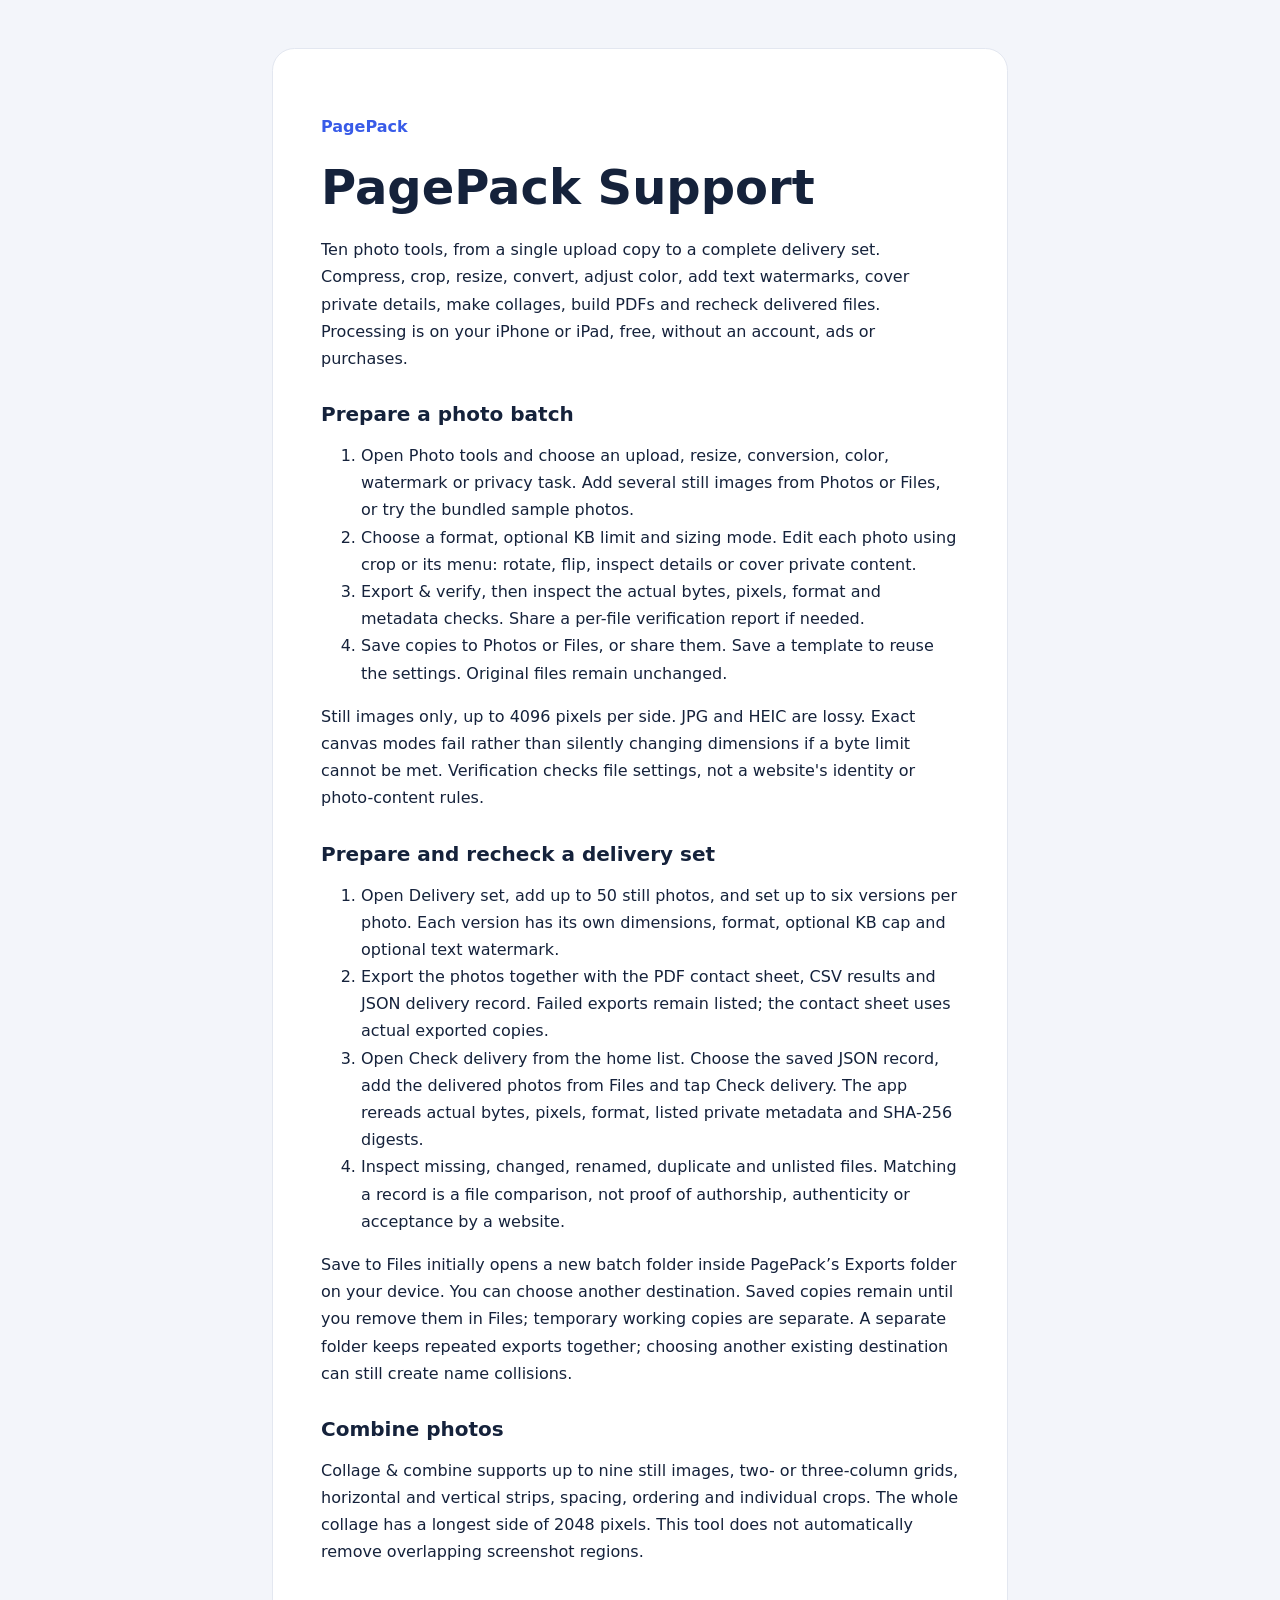
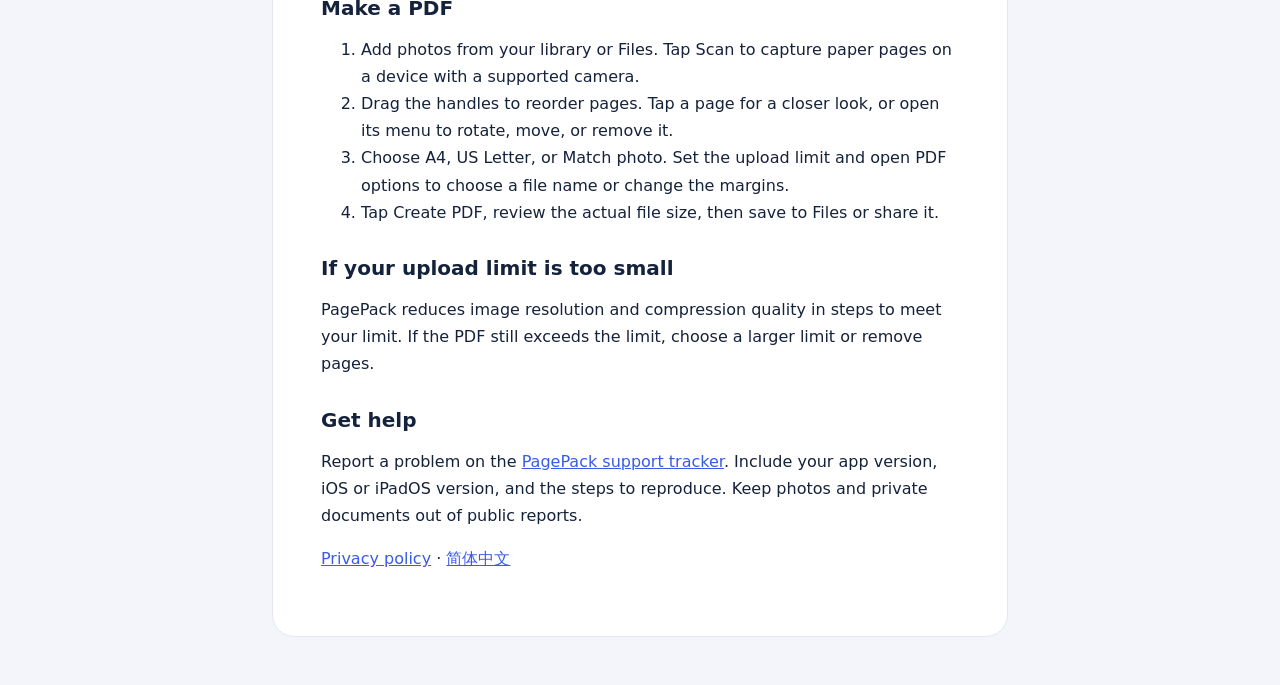
<file: index.html>
<!doctype html>
<html lang="en"><meta charset="utf-8"><meta name="viewport" content="width=device-width, initial-scale=1">
<title>PagePack Support</title><link rel="stylesheet" href="style.css">
<main><p class="brand">PagePack</p><h1>PagePack Support</h1>
<p>Ten photo tools, from a single upload copy to a complete delivery set. Compress, crop, resize, convert, adjust color, add text watermarks, cover private details, make collages, build PDFs and recheck delivered files. Processing is on your iPhone or iPad, free, without an account, ads or purchases.</p>
<h2>Prepare a photo batch</h2><ol><li>Open Photo tools and choose an upload, resize, conversion, color, watermark or privacy task. Add several still images from Photos or Files, or try the bundled sample photos.</li><li>Choose a format, optional KB limit and sizing mode. Edit each photo using crop or its menu: rotate, flip, inspect details or cover private content.</li><li>Export &amp; verify, then inspect the actual bytes, pixels, format and metadata checks. Share a per-file verification report if needed.</li><li>Save copies to Photos or Files, or share them. Save a template to reuse the settings. Original files remain unchanged.</li></ol><p>Still images only, up to 4096 pixels per side. JPG and HEIC are lossy. Exact canvas modes fail rather than silently changing dimensions if a byte limit cannot be met. Verification checks file settings, not a website's identity or photo-content rules.</p><h2>Prepare and recheck a delivery set</h2><ol><li>Open Delivery set, add up to 50 still photos, and set up to six versions per photo. Each version has its own dimensions, format, optional KB cap and optional text watermark.</li><li>Export the photos together with the PDF contact sheet, CSV results and JSON delivery record. Failed exports remain listed; the contact sheet uses actual exported copies.</li><li>Open Check delivery from the home list. Choose the saved JSON record, add the delivered photos from Files and tap Check delivery. The app rereads actual bytes, pixels, format, listed private metadata and SHA-256 digests.</li><li>Inspect missing, changed, renamed, duplicate and unlisted files. Matching a record is a file comparison, not proof of authorship, authenticity or acceptance by a website.</li></ol><p>Save to Files initially opens a new batch folder inside PagePack’s Exports folder on your device. You can choose another destination. Saved copies remain until you remove them in Files; temporary working copies are separate. A separate folder keeps repeated exports together; choosing another existing destination can still create name collisions.</p><h2>Combine photos</h2><p>Collage &amp; combine supports up to nine still images, two- or three-column grids, horizontal and vertical strips, spacing, ordering and individual crops. The whole collage has a longest side of 2048 pixels. This tool does not automatically remove overlapping screenshot regions.</p><h2>Make a PDF</h2>
<ol><li>Add photos from your library or Files. Tap Scan to capture paper pages on a device with a supported camera.</li><li>Drag the handles to reorder pages. Tap a page for a closer look, or open its menu to rotate, move, or remove it.</li><li>Choose A4, US Letter, or Match photo. Set the upload limit and open PDF options to choose a file name or change the margins.</li><li>Tap Create PDF, review the actual file size, then save to Files or share it.</li></ol>
<h2>If your upload limit is too small</h2>
<p>PagePack reduces image resolution and compression quality in steps to meet your limit. If the PDF still exceeds the limit, choose a larger limit or remove pages.</p>
<h2>Get help</h2>
<p>Report a problem on the <a href="https://github.com/wanwanyahoo/pagepack-support/issues">PagePack support tracker</a>. Include your app version, iOS or iPadOS version, and the steps to reproduce. Keep photos and private documents out of public reports.</p>
<p><a href="privacy.html">Privacy policy</a> · <a href="zh-Hans.html" lang="zh-Hans">简体中文</a></p></main></html>
</file>
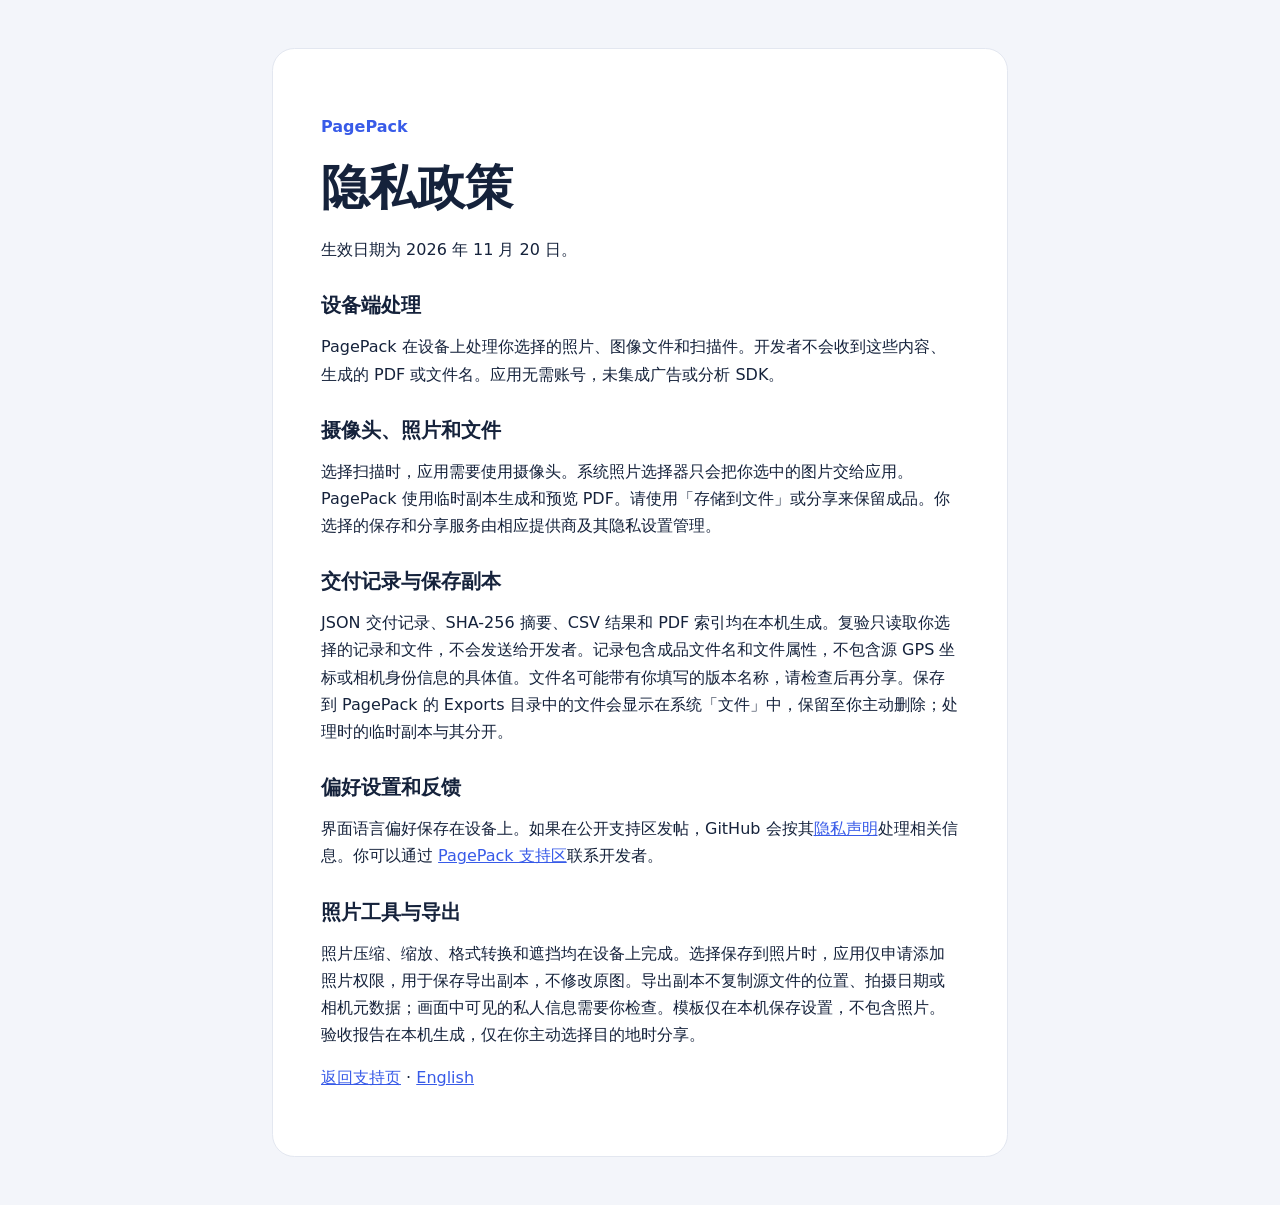
<file: privacy-zh-Hans.html>
<!doctype html>
<html lang="zh-Hans"><meta charset="utf-8"><meta name="viewport" content="width=device-width, initial-scale=1">
<title>PagePack 隐私政策</title><link rel="stylesheet" href="style.css">
<main><p class="brand">PagePack</p><h1>隐私政策</h1><p>生效日期为 2026 年 11 月 20 日。</p>
<h2>设备端处理</h2><p>PagePack 在设备上处理你选择的照片、图像文件和扫描件。开发者不会收到这些内容、生成的 PDF 或文件名。应用无需账号，未集成广告或分析 SDK。</p>
<h2>摄像头、照片和文件</h2><p>选择扫描时，应用需要使用摄像头。系统照片选择器只会把你选中的图片交给应用。PagePack 使用临时副本生成和预览 PDF。请使用「存储到文件」或分享来保留成品。你选择的保存和分享服务由相应提供商及其隐私设置管理。</p>
<h2>交付记录与保存副本</h2><p>JSON 交付记录、SHA-256 摘要、CSV 结果和 PDF 索引均在本机生成。复验只读取你选择的记录和文件，不会发送给开发者。记录包含成品文件名和文件属性，不包含源 GPS 坐标或相机身份信息的具体值。文件名可能带有你填写的版本名称，请检查后再分享。保存到 PagePack 的 Exports 目录中的文件会显示在系统「文件」中，保留至你主动删除；处理时的临时副本与其分开。</p><h2>偏好设置和反馈</h2><p>界面语言偏好保存在设备上。如果在公开支持区发帖，GitHub 会按其<a href="https://docs.github.com/en/site-policy/privacy-policies/github-general-privacy-statement">隐私声明</a>处理相关信息。你可以通过 <a href="https://github.com/wanwanyahoo/pagepack-support/issues">PagePack 支持区</a>联系开发者。</p>
<h2>照片工具与导出</h2><p>照片压缩、缩放、格式转换和遮挡均在设备上完成。选择保存到照片时，应用仅申请添加照片权限，用于保存导出副本，不修改原图。导出副本不复制源文件的位置、拍摄日期或相机元数据；画面中可见的私人信息需要你检查。模板仅在本机保存设置，不包含照片。验收报告在本机生成，仅在你主动选择目的地时分享。</p><p><a href="zh-Hans.html">返回支持页</a> · <a href="privacy.html" lang="en">English</a></p></main></html>
</file>
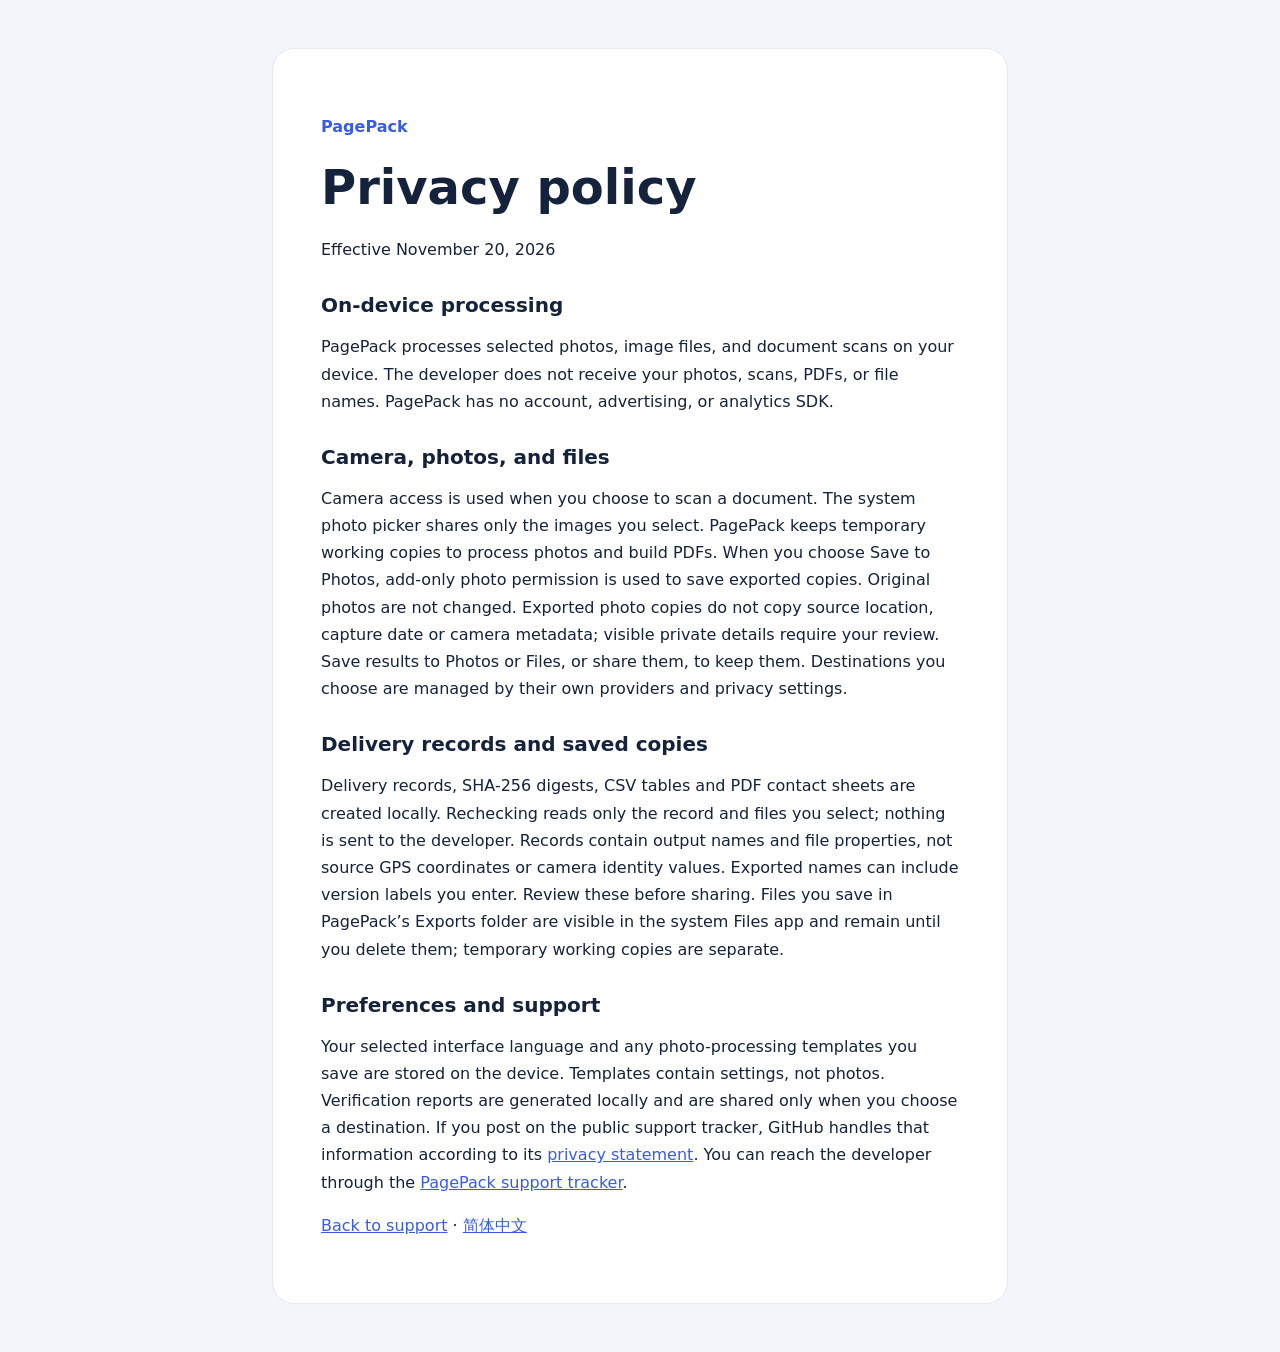
<file: privacy.html>
<!doctype html>
<html lang="en"><meta charset="utf-8"><meta name="viewport" content="width=device-width, initial-scale=1">
<title>PagePack Privacy Policy</title><link rel="stylesheet" href="style.css">
<main><p class="brand">PagePack</p><h1>Privacy policy</h1><p>Effective November 20, 2026</p>
<h2>On-device processing</h2><p>PagePack processes selected photos, image files, and document scans on your device. The developer does not receive your photos, scans, PDFs, or file names. PagePack has no account, advertising, or analytics SDK.</p>
<h2>Camera, photos, and files</h2><p>Camera access is used when you choose to scan a document. The system photo picker shares only the images you select. PagePack keeps temporary working copies to process photos and build PDFs. When you choose Save to Photos, add-only photo permission is used to save exported copies. Original photos are not changed. Exported photo copies do not copy source location, capture date or camera metadata; visible private details require your review. Save results to Photos or Files, or share them, to keep them. Destinations you choose are managed by their own providers and privacy settings.</p>
<h2>Delivery records and saved copies</h2><p>Delivery records, SHA-256 digests, CSV tables and PDF contact sheets are created locally. Rechecking reads only the record and files you select; nothing is sent to the developer. Records contain output names and file properties, not source GPS coordinates or camera identity values. Exported names can include version labels you enter. Review these before sharing. Files you save in PagePack’s Exports folder are visible in the system Files app and remain until you delete them; temporary working copies are separate.</p><h2>Preferences and support</h2><p>Your selected interface language and any photo-processing templates you save are stored on the device. Templates contain settings, not photos. Verification reports are generated locally and are shared only when you choose a destination. If you post on the public support tracker, GitHub handles that information according to its <a href="https://docs.github.com/en/site-policy/privacy-policies/github-general-privacy-statement">privacy statement</a>. You can reach the developer through the <a href="https://github.com/wanwanyahoo/pagepack-support/issues">PagePack support tracker</a>.</p>
<p><a href="index.html">Back to support</a> · <a href="privacy-zh-Hans.html" lang="zh-Hans">简体中文</a></p></main></html>
</file>
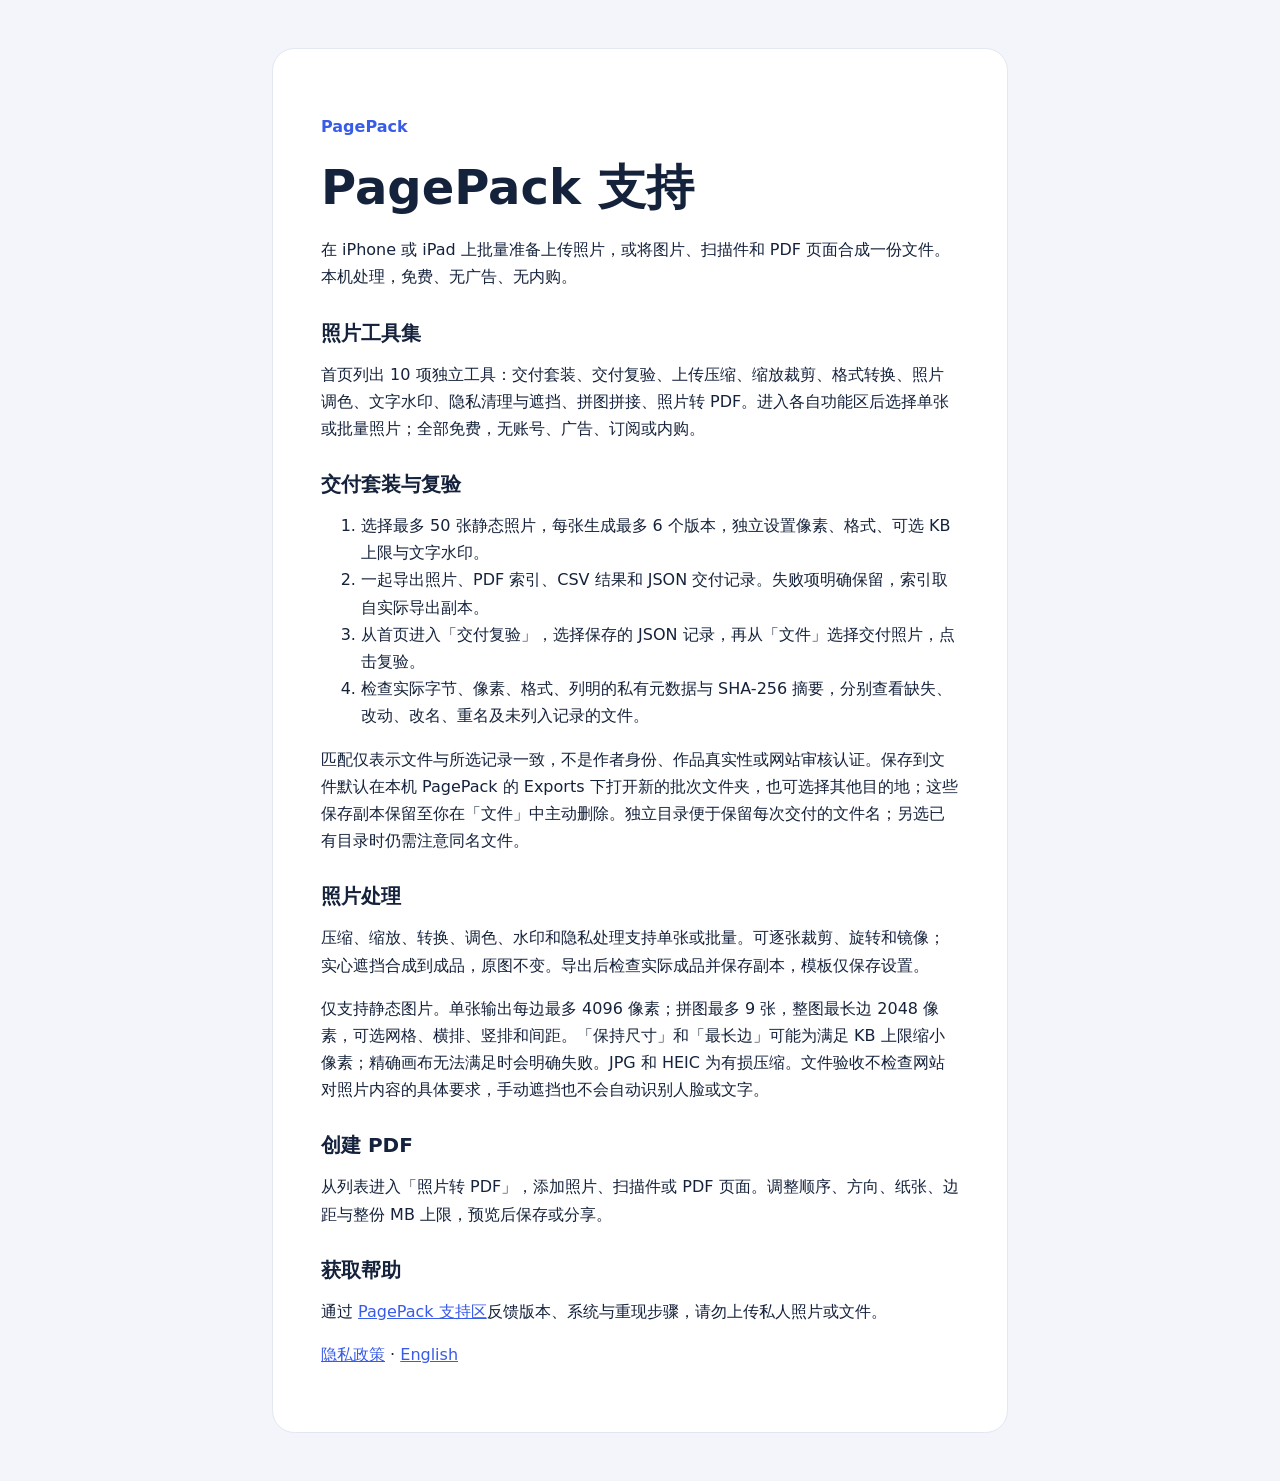
<file: zh-Hans.html>
<!doctype html>
<html lang="zh-Hans"><meta charset="utf-8"><meta name="viewport" content="width=device-width, initial-scale=1">
<title>PagePack 支持</title><link rel="stylesheet" href="style.css">
<main><p class="brand">PagePack</p><h1>PagePack 支持</h1>
<p>在 iPhone 或 iPad 上批量准备上传照片，或将图片、扫描件和 PDF 页面合成一份文件。本机处理，免费、无广告、无内购。</p>
<h2>照片工具集</h2><p>首页列出 10 项独立工具：交付套装、交付复验、上传压缩、缩放裁剪、格式转换、照片调色、文字水印、隐私清理与遮挡、拼图拼接、照片转 PDF。进入各自功能区后选择单张或批量照片；全部免费，无账号、广告、订阅或内购。</p><h2>交付套装与复验</h2><ol><li>选择最多 50 张静态照片，每张生成最多 6 个版本，独立设置像素、格式、可选 KB 上限与文字水印。</li><li>一起导出照片、PDF 索引、CSV 结果和 JSON 交付记录。失败项明确保留，索引取自实际导出副本。</li><li>从首页进入「交付复验」，选择保存的 JSON 记录，再从「文件」选择交付照片，点击复验。</li><li>检查实际字节、像素、格式、列明的私有元数据与 SHA-256 摘要，分别查看缺失、改动、改名、重名及未列入记录的文件。</li></ol><p>匹配仅表示文件与所选记录一致，不是作者身份、作品真实性或网站审核认证。保存到文件默认在本机 PagePack 的 Exports 下打开新的批次文件夹，也可选择其他目的地；这些保存副本保留至你在「文件」中主动删除。独立目录便于保留每次交付的文件名；另选已有目录时仍需注意同名文件。</p><h2>照片处理</h2><p>压缩、缩放、转换、调色、水印和隐私处理支持单张或批量。可逐张裁剪、旋转和镜像；实心遮挡合成到成品，原图不变。导出后检查实际成品并保存副本，模板仅保存设置。</p><p>仅支持静态图片。单张输出每边最多 4096 像素；拼图最多 9 张，整图最长边 2048 像素，可选网格、横排、竖排和间距。「保持尺寸」和「最长边」可能为满足 KB 上限缩小像素；精确画布无法满足时会明确失败。JPG 和 HEIC 为有损压缩。文件验收不检查网站对照片内容的具体要求，手动遮挡也不会自动识别人脸或文字。</p><h2>创建 PDF</h2><p>从列表进入「照片转 PDF」，添加照片、扫描件或 PDF 页面。调整顺序、方向、纸张、边距与整份 MB 上限，预览后保存或分享。</p><h2>获取帮助</h2><p>通过 <a href="https://github.com/wanwanyahoo/pagepack-support/issues">PagePack 支持区</a>反馈版本、系统与重现步骤，请勿上传私人照片或文件。</p><p><a href="privacy-zh-Hans.html">隐私政策</a> · <a href="index.html" lang="en">English</a></p></main></html>
</file>
<file: style.css>
:root{color-scheme:light dark;--bg:#f3f5fa;--paper:#fff;--ink:#15223b;--accent:#385be8;--border:#e3e7f0}
@media(prefers-color-scheme:dark){:root{--bg:#10141f;--paper:#1d2433;--ink:#edf2ff;--accent:#a5baff;--border:#343e52}}
body{margin:0;background:var(--bg);color:var(--ink);font:1rem/1.7 system-ui,sans-serif}
main{box-sizing:border-box;max-width:46rem;margin:clamp(.75rem,5vw,3rem) auto;padding:clamp(1.1rem,6vw,3rem);background:var(--paper);border:1px solid var(--border);border-radius:1.4rem}
h1,h2{line-height:1.2}h1{font-size:clamp(1.85rem,7vw,3rem);margin:.4em 0}h2{margin:1.5em 0 .45em;font-size:1.25rem}a{color:var(--accent)}.brand{color:var(--accent);font-weight:750}
</file>
